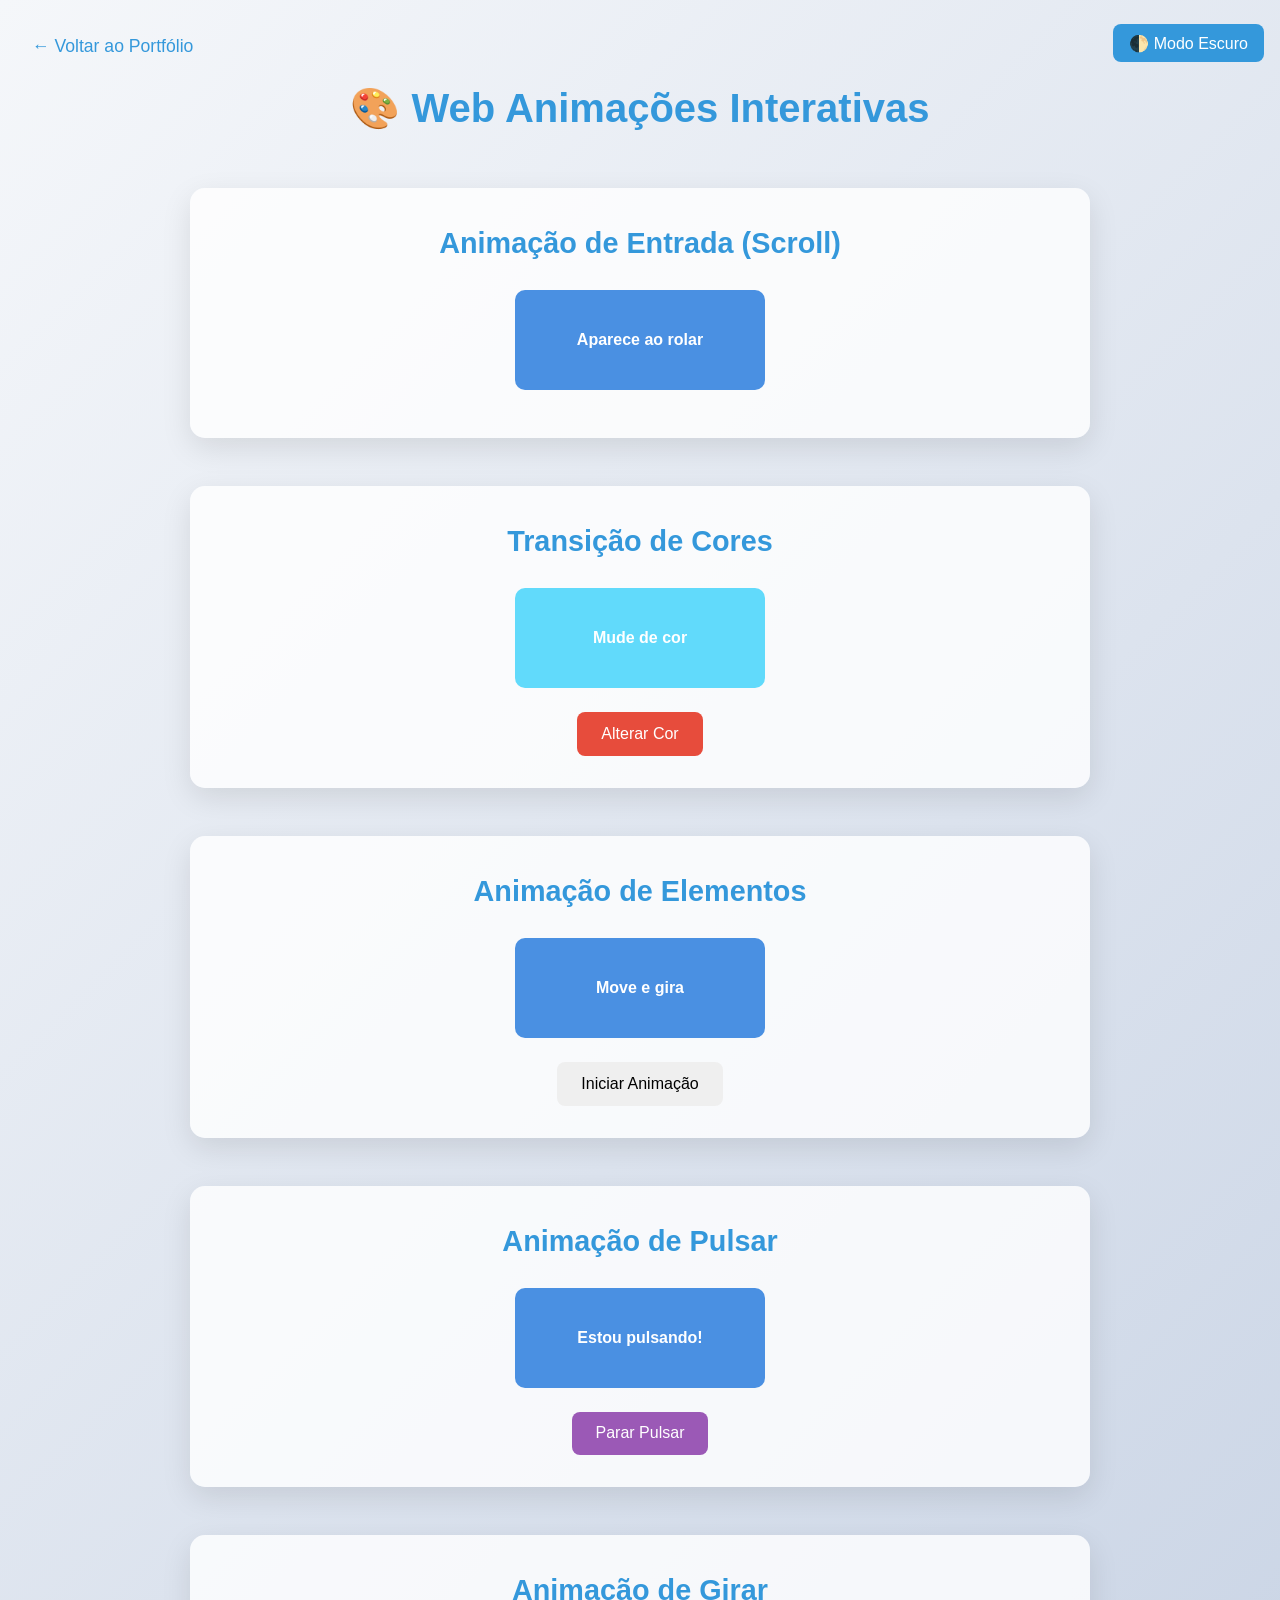
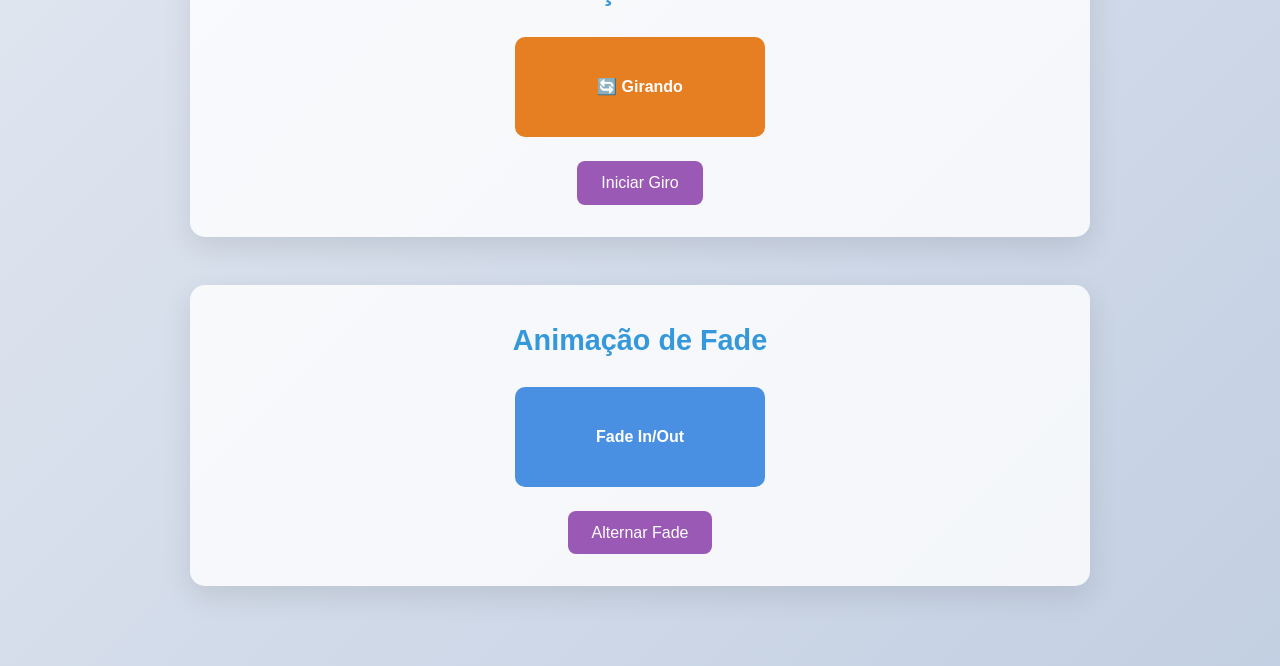
<file: animation/animation.html>
<!DOCTYPE html>
<html lang="pt-BR">
<head>
  <meta charset="UTF-8">
  <meta name="viewport" content="width=device-width, initial-scale=1.0">
  <meta name="description" content="Demonstração de web animações usando HTML, CSS e JavaScript.">
  <meta name="keywords" content="web animações, html, css, javascript, web development">
  <meta name="author" content="Kalkennys">
  <title>Web Animações - Meu Portfólio</title>
  <link rel="stylesheet" href="animation.css">
</head>
<body>
  <!-- Link de Voltar -->
  <div class="back-to-portfolio">
    <a href="../index.html">← Voltar ao Portfólio</a>
  </div>

  <!-- Botão de Tema -->
  <button id="theme-toggle">🌓 Modo Escuro</button>

  <div class="animation-container">
    <h1>🎨 Web Animações Interativas</h1>

    <!-- Animação de Entrada com Scroll -->
    <div class="animation-section" data-animation="fade-in">
      <h2>Animação de Entrada (Scroll)</h2>
      <div class="box" id="entry-animation">Aparece ao rolar</div>
    </div>

    <!-- Transição de Cores -->
    <div class="animation-section" data-animation="fade-in">
      <h2>Transição de Cores</h2>
      <div class="box" id="color-transition">Mude de cor</div>
      <button id="toggle-color">Alterar Cor</button>
    </div>

    <!-- Animação de Elementos -->
    <div class="animation-section" data-animation="fade-in">
      <h2>Animação de Elementos</h2>
      <div class="box" id="element-animation">Move e gira</div>
      <button id="start-animation">Iniciar Animação</button>
    </div>

    <!-- Nova: Animação de Pulsar -->
    <div class="animation-section" data-animation="fade-in">
      <h2>Animação de Pulsar</h2>
      <div class="box pulse" id="pulse-animation">Estou pulsando!</div>
      <button id="toggle-pulse">Parar Pulsar</button>
    </div>

    <!-- Nova: Animação de Girar -->
    <div class="animation-section" data-animation="fade-in">
      <h2>Animação de Girar</h2>
      <div class="box" id="rotate-animation">🔄 Girando</div>
      <button id="toggle-rotate">Iniciar Giro</button>
    </div>

    <!-- Nova: Animação de Fade -->
    <div class="animation-section" data-animation="fade-in">
      <h2>Animação de Fade</h2>
      <div class="box fade" id="fade-animation">Fade In/Out</div>
      <button id="toggle-fade">Alternar Fade</button>
    </div>
  </div>

  <script src="animation.js"></script>
</body>
</html>
</file>
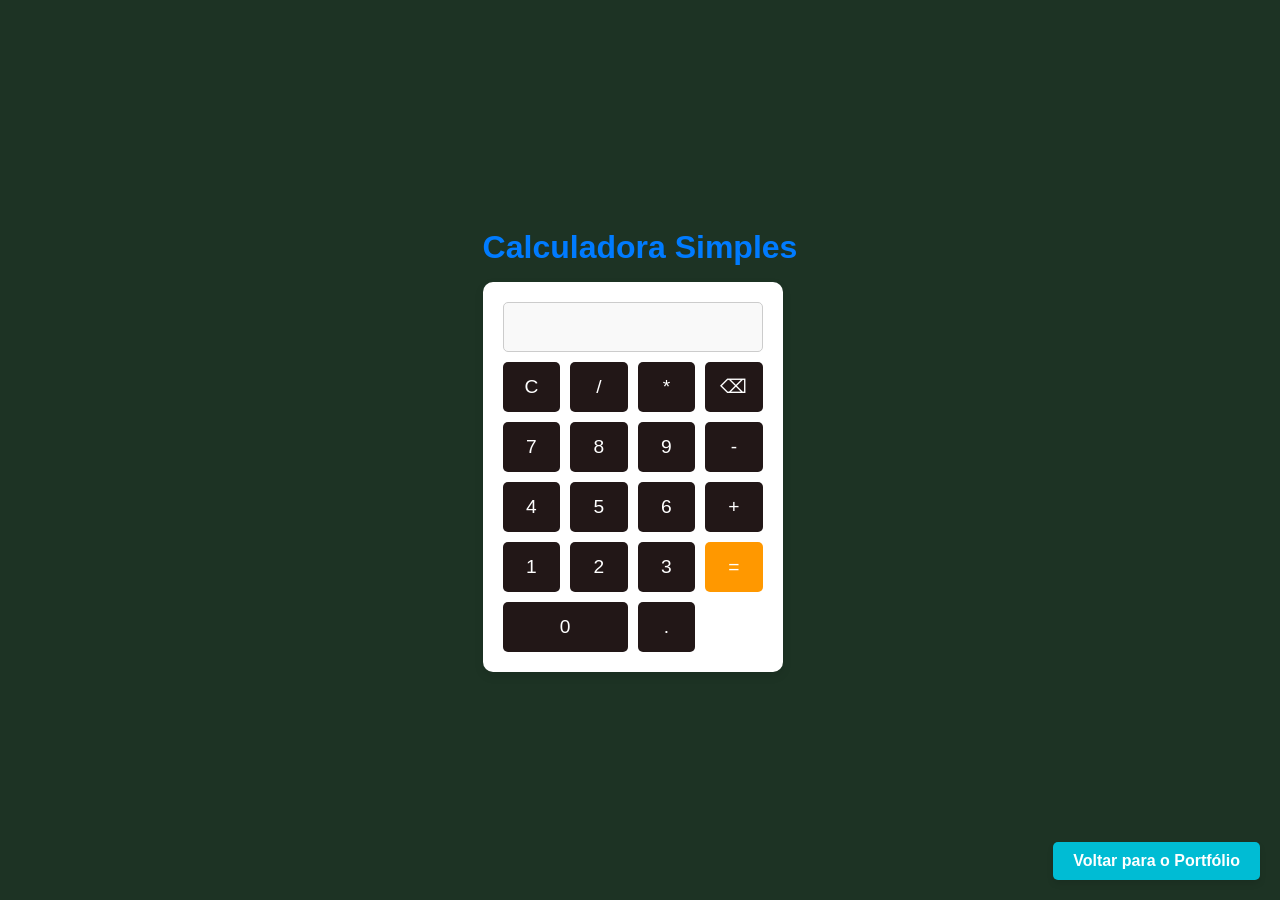
<file: Caculator/calculator.html>
<!DOCTYPE html>
<html lang="pt-BR">
<head>
  <meta charset="UTF-8">
  <meta name="viewport" content="width=device-width, initial-scale=1.0">
  <meta name="description" content="Uma calculadora simples desenvolvida com HTML, CSS e JavaScript.">
  <meta name="keywords" content="calculadora, javascript, html, css">
  <meta name="author" content="TechMentor.Dev">
  <title>Calculadora Simples - Meu Portfólio</title>
  <link rel="stylesheet" href="calculator.css">
</head>
<body>
  <div class="calculator-container">
    <h1>Calculadora Simples</h1>
    <div class="calculator">
      <input type="text" id="display" disabled />
      <div class="buttons">
        <button onclick="clearDisplay()">C</button>
        <button onclick="appendValue('/')">/</button>
        <button onclick="appendValue('*')">*</button>
        <button onclick="deleteLast()">⌫</button>
        <button onclick="appendValue('7')">7</button>
        <button onclick="appendValue('8')">8</button>
        <button onclick="appendValue('9')">9</button>
        <button onclick="appendValue('-')">-</button>
        <button onclick="appendValue('4')">4</button>
        <button onclick="appendValue('5')">5</button>
        <button onclick="appendValue('6')">6</button>
        <button onclick="appendValue('+')">+</button>
        <button onclick="appendValue('1')">1</button>
        <button onclick="appendValue('2')">2</button>
        <button onclick="appendValue('3')">3</button>
        <button onclick="calculate()" class="equals">=</button>
        <button onclick="appendValue('0')" class="zero">0</button>
        <button onclick="appendValue('.')">.</button>
      </div>
    </div>
  </div>
  <div class="back-to-portfolio">
    <p><a href="../index.html">Voltar para o Portfólio</a></p>
  </div>
  <script src="calculator.js"></script>
</body>
</html>
</file>
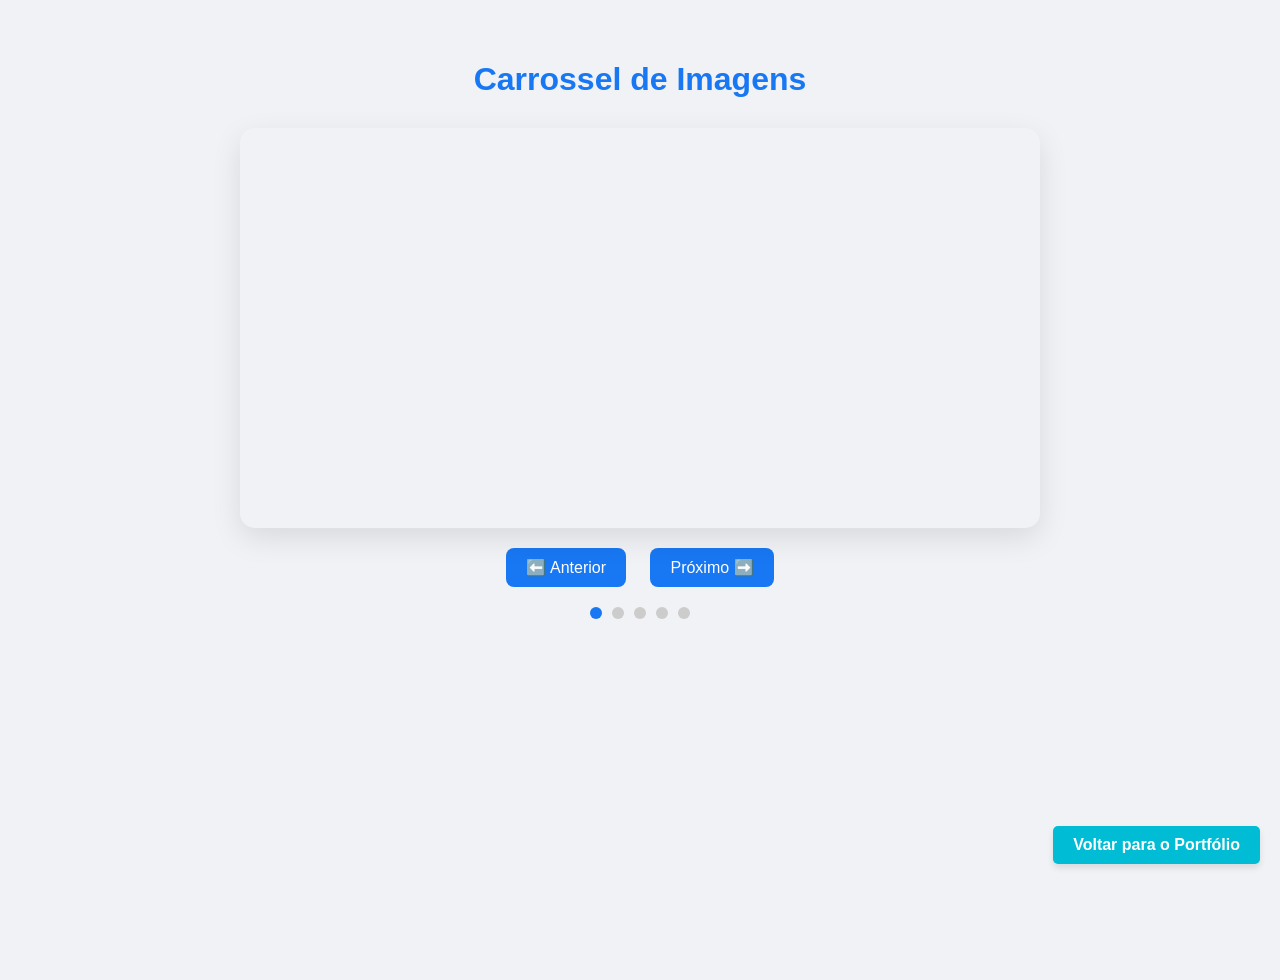
<file: carrossel-imagens/carrossel.html>
<!DOCTYPE html>
<html lang="pt-BR">
<head>
  <meta charset="UTF-8" />
  <meta name="viewport" content="width=device-width, initial-scale=1.0"/>
  <title>Carrossel de Imagens</title>
  <link rel="stylesheet" href="carrossel.css" />
</head>
<body>
  <div class="carousel">
    <h1>Carrossel de Imagens</h1>
    <div class="slides" id="slides">
      <!-- As imagens serão adicionadas via JavaScript -->
    </div>
    <div class="controls">
      <button onclick="prevSlide()">⬅️ Anterior</button>
      <button onclick="nextSlide()">Próximo ➡️</button>
    </div>
    <div class="dots" id="dots">
      <!-- Pontos de navegação -->
    </div>
  </div>
   <div class="back-to-portfolio">
    <p><a href="../index.html">Voltar para o Portfólio</a></p>
  </div>
  <script src="carrossel.js"></script>
</body>
</html>
</file>
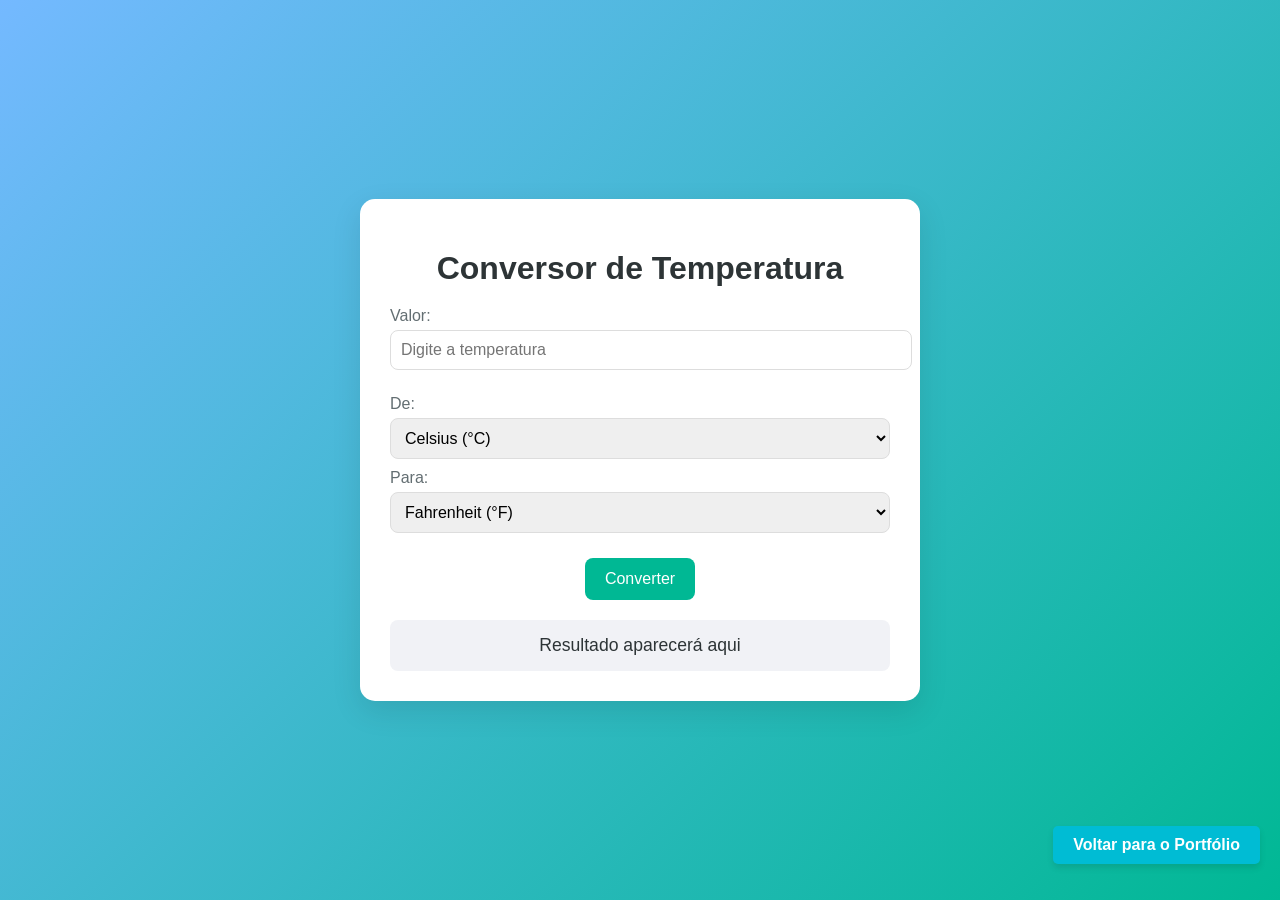
<file: conversor-temperatura/conversor.html>
<!DOCTYPE html>
<html lang="pt-BR">
<head>
  <meta charset="UTF-8" />
  <meta name="viewport" content="width=device-width, initial-scale=1.0"/>
  <title>Conversor de Temperatura</title>
  <link rel="stylesheet" href="conversor.css" />
</head>
<body>
  <div class="converter">
    <h1>Conversor de Temperatura</h1>
    <div class="input-group">
      <label>Valor:</label>
      <input type="number" id="temp" placeholder="Digite a temperatura" />
    </div>
    <div class="select-group">
      <label>De:</label>
      <select id="from">
        <option value="celsius">Celsius (°C)</option>
        <option value="fahrenheit">Fahrenheit (°F)</option>
        <option value="kelvin">Kelvin (K)</option>
      </select>
      <label>Para:</label>
      <select id="to">
        <option value="fahrenheit">Fahrenheit (°F)</option>
        <option value="celsius">Celsius (°C)</option>
        <option value="kelvin">Kelvin (K)</option>
      </select>
    </div>
    <button onclick="convert()">Converter</button>
    <div class="result" id="result">Resultado aparecerá aqui</div>
  </div>
  <div class="back-to-portfolio">
    <p><a href="../index.html">Voltar para o Portfólio</a></p>
  </div>
  <script src="conversor.js"></script>
</body>
</html>
</file>
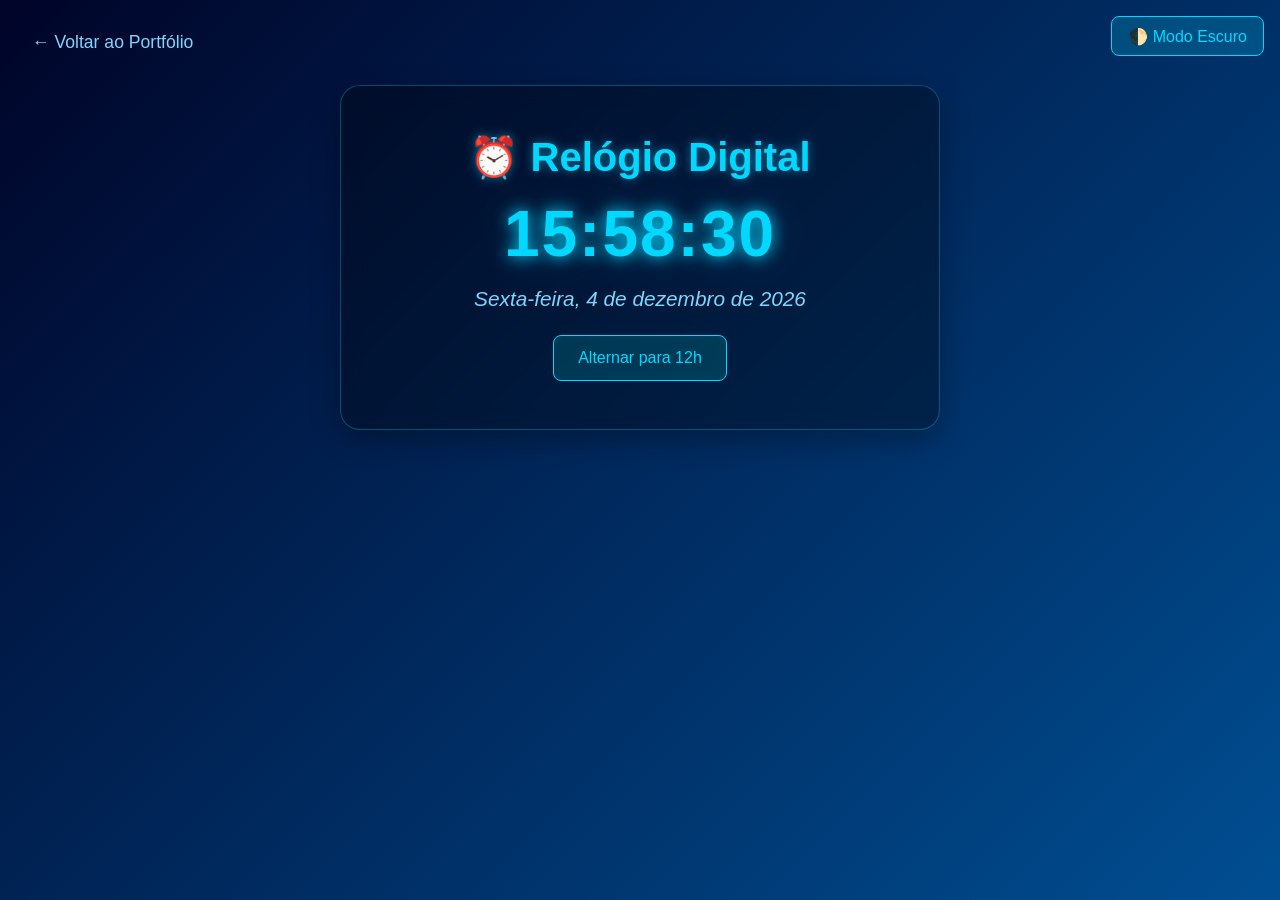
<file: digital-clock/clock.html>
<!DOCTYPE html>
<html lang="pt-BR">
<head>
  <meta charset="UTF-8">
  <meta name="viewport" content="width=device-width, initial-scale=1.0">
  <meta name="description" content="Um relógio digital simples desenvolvido com HTML, CSS e JavaScript. Com modo escuro, formato 12h/24h e exibição de data.">
  <meta name="keywords" content="relógio digital, javascript, html, css, web design">
  <meta name="author" content="Kalkennys">
  <title>Relógio Digital - Meu Portfólio</title>
  <link rel="stylesheet" href="clock.css">
</head>
<body>
  <!-- Link de Voltar -->
  <div class="back-to-portfolio">
    <a href="../index.html">← Voltar ao Portfólio</a>
  </div>

  <!-- Botão de Tema -->
  <button id="theme-toggle">🌓 Modo Escuro</button>

  <div class="clock-container">
    <h1>⏰ Relógio Digital</h1>
    <div id="clock" class="clock-display">00:00:00</div>
    <div id="date" class="date-display">Carregando...</div>
    <button id="toggle-format">Alternar Formato (12h/24h)</button>
  </div>

  <script src="clock.js"></script>
</body>
</html>
</file>
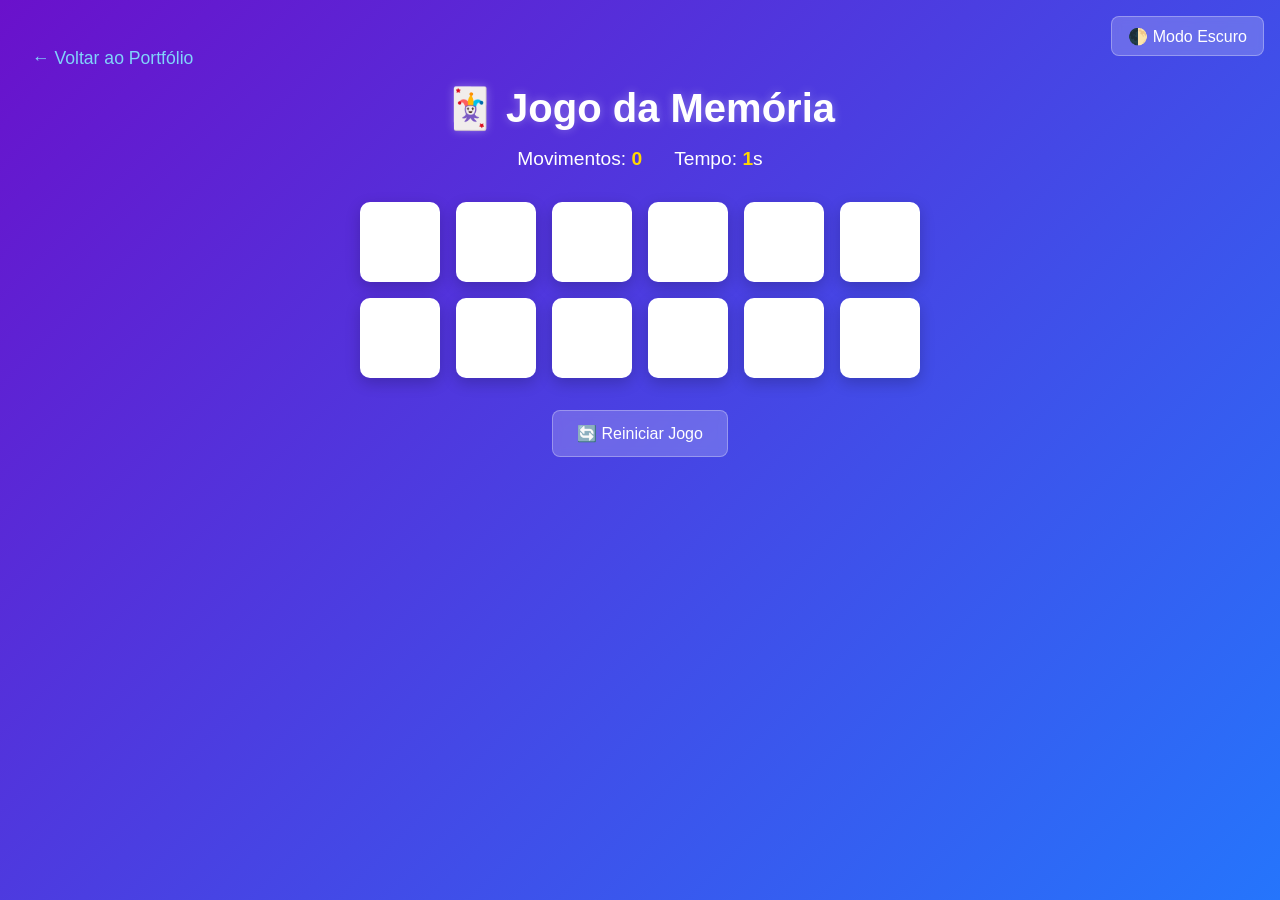
<file: jogo-memoria/memoria.html>
<!DOCTYPE html>
<html lang="pt-BR">
<head>
  <meta charset="UTF-8" />
  <meta name="viewport" content="width=device-width, initial-scale=1.0"/>
  <meta name="description" content="Jogo da Memória desenvolvido com HTML, CSS e JavaScript. Teste sua memória combinando pares de cartas.">
  <meta name="keywords" content="jogo da memória, html, css, javascript, web game">
  <meta name="author" content="Kalkennys">
  <title>Jogo da Memória - Meu Portfólio</title>
  <link rel="stylesheet" href="memoria.css" />
</head>
<body>
  <!-- Botão de Tema -->
  <button id="theme-toggle">🌓 Modo Escuro</button>

  <!-- Link de Voltar -->
  <div class="back-to-portfolio">
    <a href="../index.html">← Voltar ao Portfólio</a>
  </div>

  <h1>🃏 Jogo da Memória</h1>
  <div class="stats">
    <p>Movimentos: <span id="moves">0</span></p>
    <p>Tempo: <span id="time">0</span>s</p>
  </div>
  <div class="grid" id="grid"></div>
  <button id="restart-button">🔄 Reiniciar Jogo</button>

  <!-- Tela de Vitória -->
  <div id="victory-screen" class="hidden">
    <div class="victory-content">
      <h2>🎉 Parabéns!</h2>
      <p>Você completou o jogo em <strong><span id="final-moves">0</span></strong> movimentos e <strong><span id="final-time">0</span></strong> segundos!</p>
      <button id="close-victory">Jogar Novamente</button>
    </div>
  </div>

  <script src="memoria.js"></script>
</body>
</html>
</file>
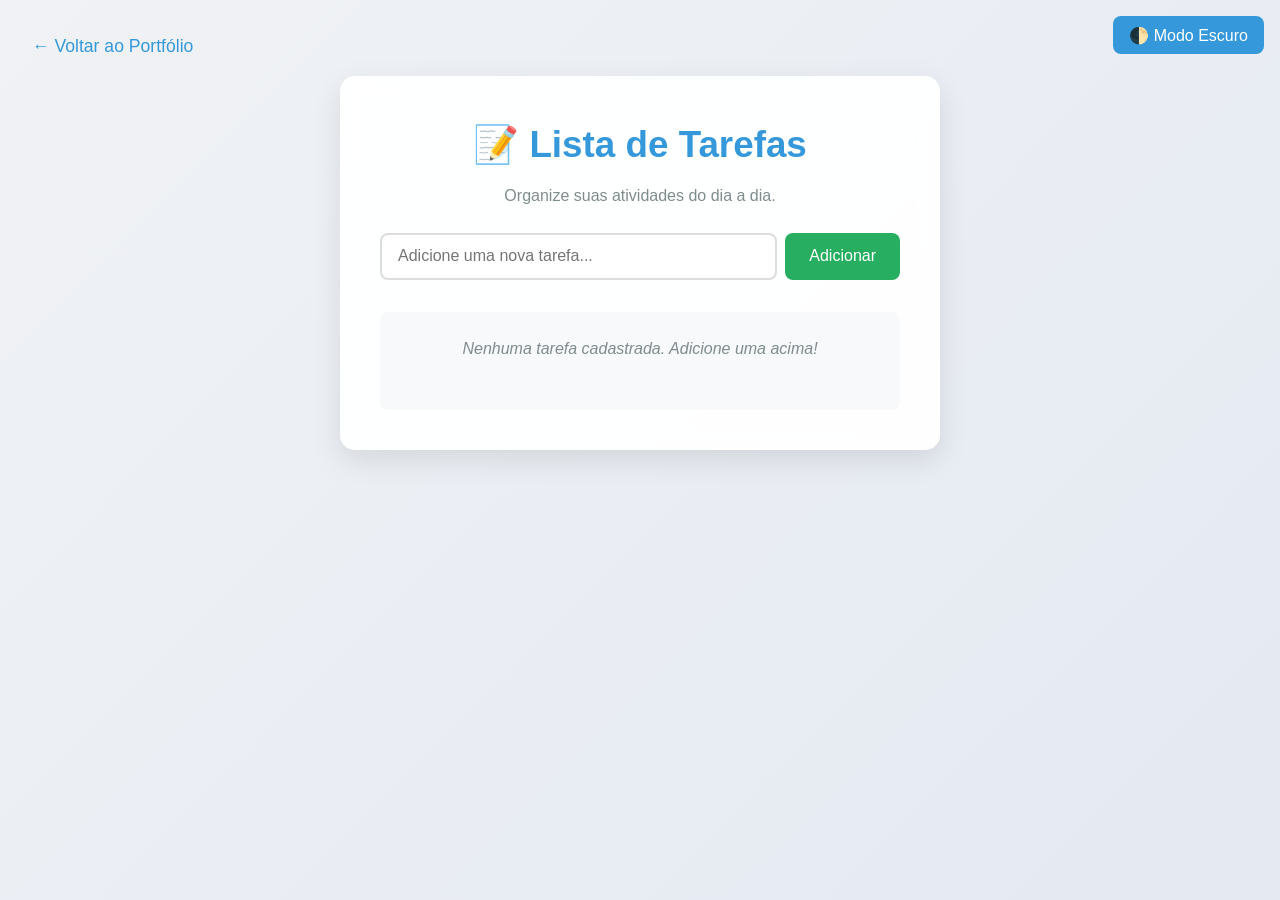
<file: Lista-de-tarefas/lista.html>
<!DOCTYPE html>
<html lang="pt-BR">
<head>
  <meta charset="UTF-8">
  <meta name="viewport" content="width=device-width, initial-scale=1.0">
  <meta name="description" content="Uma aplicação de lista de tarefas simples desenvolvida com HTML, CSS e JavaScript.">
  <meta name="keywords" content="lista de tarefas, html, css, javascript, web development">
  <meta name="author" content="Kalkennys">
  <title>Lista de Tarefas - Meu Portfólio</title>
  <link rel="stylesheet" href="lista.css">
</head>
<body>
  <!-- Link de Voltar -->
  <div class="back-to-portfolio">
    <a href="../index.html">← Voltar ao Portfólio</a>
  </div>

  <!-- Botão de Tema -->
  <button id="theme-toggle">🌓 Modo Escuro</button>

  <div class="task-list-container">
    <h1>📝 Lista de Tarefas</h1>
    <p>Organize suas atividades do dia a dia.</p>

    <form id="add-task-form">
      <input type="text" id="new-task" placeholder="Adicione uma nova tarefa..." required />
      <button type="submit">Adicionar</button>
    </form>

    <ul id="task-list">
      <!-- As tarefas serão adicionadas aqui pelo JavaScript -->
    </ul>

    <div id="empty-state" class="hidden">
      <p>Nenhuma tarefa cadastrada. Adicione uma acima!</p>
    </div>
  </div>

  <script src="lista.js"></script>
</body>
</html>
</file>
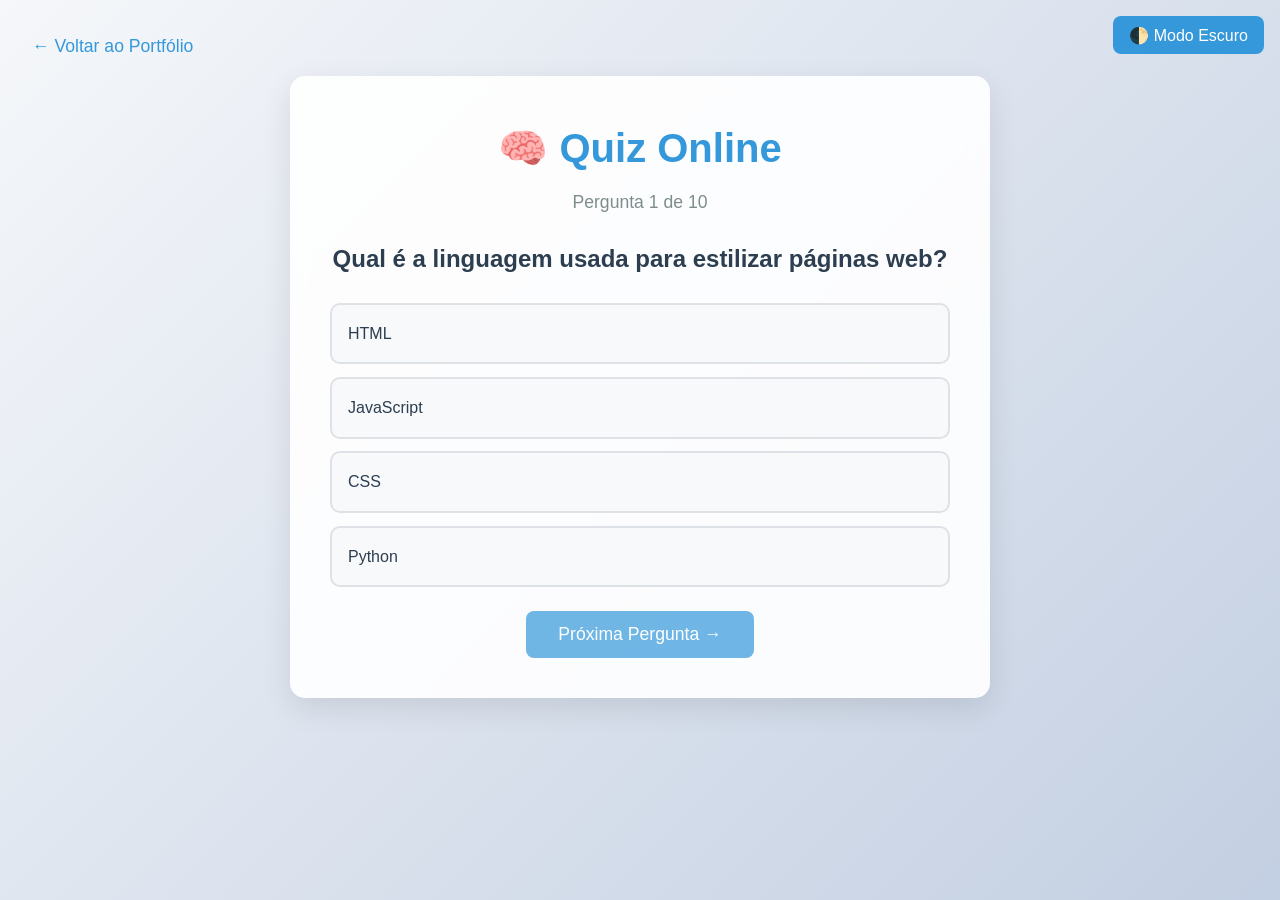
<file: Quiz/quiz.html>
<!DOCTYPE html>
<html lang="pt-BR">
<head>
  <meta charset="UTF-8">
  <meta name="viewport" content="width=device-width, initial-scale=1.0">
  <meta name="description" content="Um quiz online simples desenvolvido com HTML, CSS e JavaScript. Teste seus conhecimentos com perguntas variadas.">
  <meta name="keywords" content="quiz online, html, css, javascript, web development">
  <meta name="author" content="Kalkennys">
  <title>Quiz Online - Meu Portfólio</title>
  <link rel="stylesheet" href="quiz.css">
</head>
<body>
  <!-- Link de Voltar -->
  <div class="back-to-portfolio">
    <a href="../index.html">← Voltar ao Portfólio</a>
  </div>

  <!-- Botão de Tema -->
  <button id="theme-toggle">🌓 Modo Escuro</button>

  <div class="quiz-container">
    <h1>🧠 Quiz Online</h1>
    <p id="question-counter">Pergunta <span id="current">1</span> de <span id="total">5</span></p>
    
    <div id="quiz"></div>
    
    <button id="next-question" disabled>Próxima Pergunta →</button>
    
    <div id="result" class="hidden">
      <h2>Fim do Quiz!</h2>
      <p>Você acertou <strong><span id="score"></span></strong> de <span id="total-questions"></span> perguntas.</p>
      <p id="feedback"></p>
    </div>
  </div>

  <script src="quiz.js"></script>
</body>
</html>
</file>
<file: animation/animation.css>
/* Reset */
* {
  box-sizing: border-box;
  margin: 0;
  padding: 0;
  transition: background 0.4s, color 0.4s, transform 0.4s, opacity 0.4s;
}

body {
  font-family: 'Segoe UI', sans-serif;
  background: linear-gradient(135deg, #f5f7fa, #c3cfe2);
  color: #2c3e50;
  min-height: 100vh;
  padding: 2rem;
  line-height: 1.6;
}

/* Modo Escuro */
body.dark-mode {
  background: linear-gradient(135deg, #1e2024, #232526);
  color: #ecf0f1;
}

/* Link de voltar */
.back-to-portfolio {
  text-align: left;
  margin-bottom: 1rem;
}

.back-to-portfolio a {
  color: #3498db;
  text-decoration: none;
  font-size: 1.1rem;
}

.back-to-portfolio a:hover {
  color: #2980b9;
  text-decoration: underline;
}

/* Botão de Tema */
#theme-toggle {
  position: fixed;
  top: 1rem;
  right: 1rem;
  padding: 0.6rem 1rem;
  background: #3498db;
  color: white;
  border: none;
  border-radius: 8px;
  cursor: pointer;
  z-index: 100;
  font-size: 1rem;
}

#theme-toggle:hover {
  background: #2980b9;
}

body.dark-mode #theme-toggle {
  background: #9b59b6;
}

body.dark-mode #theme-toggle:hover {
  background: #8e44ad;
}

/* Container principal */
.animation-container {
  max-width: 900px;
  margin: 0 auto;
  text-align: center;
}

.animation-container h1 {
  font-size: 2.5rem;
  margin-bottom: 2rem;
  color: #3498db;
}

body.dark-mode .animation-container h1 {
  color: #9b59b6;
}

/* Seções animadas */
.animation-section {
  margin: 3rem 0;
  padding: 2rem;
  background: rgba(255, 255, 255, 0.8);
  border-radius: 15px;
  box-shadow: 0 10px 30px rgba(0, 0, 0, 0.1);
  opacity: 0;
  transform: translateY(30px);
}

body.dark-mode .animation-section {
  background: rgba(30, 30, 30, 0.8);
  box-shadow: 0 10px 30px rgba(0, 0, 0, 0.3);
}

.animation-section.visible {
  opacity: 1;
  transform: translateY(0);
}

.animation-section h2 {
  font-size: 1.8rem;
  margin-bottom: 1.5rem;
  color: #3498db;
}

body.dark-mode .animation-section h2 {
  color: #9b59b6;
}

/* Caixa base */
.box {
  width: 250px;
  height: 100px;
  margin: 0 auto 1rem;
  display: flex;
  align-items: center;
  justify-content: center;
  background: #4a90e2;
  color: white;
  border-radius: 10px;
  font-weight: bold;
  cursor: default;
}

body.dark-mode .box {
  background: #5d6d7e;
}

/* Animação de Entrada */
#entry-animation {
  opacity: 0;
  animation: fadeInUp 1s forwards;
}

@keyframes fadeInUp {
  to {
    opacity: 1;
    transform: translateY(0);
  }
}

/* Transição de Cores */
#color-transition {
  background: #61dafb;
}

#color-transition.color-red {
  background: #e74c3c;
}

#color-transition.color-green {
  background: #2ecc71;
}

/* Pulsar */
.pulse {
  animation: pulse 1.5s infinite;
}

@keyframes pulse {
  0% {
    transform: scale(1);
  }
  50% {
    transform: scale(1.05);
  }
  100% {
    transform: scale(1);
  }
}

/* Girar */
#rotate-animation {
  background: #e67e22;
  transform: rotate(0deg);
}

#rotate-animation.rotate {
  animation: rotate 2s linear infinite;
}

@keyframes rotate {
  from {
    transform: rotate(0deg);
  }
  to {
    transform: rotate(360deg);
  }
}

/* ANIMAÇÃO DE SLIDE + ROTAÇÃO (faltava no CSS) */
@keyframes slideAndRotate {
  0% { transform: translateX(0) rotate(0deg); }
  50% { transform: translateX(150px) rotate(180deg); }
  100% { transform: translateX(0) rotate(360deg); }
}

/* Fade */
.fade {
  opacity: 1;
  transition: opacity 0.5s;
}

.fade.hide {
  opacity: 0;
}

/* Botões */
button {
  padding: 0.8rem 1.5rem;
  font-size: 1rem;
  border: none;
  border-radius: 8px;
  cursor: pointer;
  margin-top: 0.5rem;
}

#toggle-color {
  background: #e74c3c;
  color: white;
}

#toggle-color:hover {
  background: #c0392b;
}

#toggle-pulse, #toggle-rotate, #toggle-fade {
  background: #9b59b6;
  color: white;
}

#toggle-pulse:hover, #toggle-rotate:hover, #toggle-fade:hover {
  background: #8e44ad;
}

/* Responsividade */
@media (max-width: 768px) {

  body {
    padding: 1rem;
  }

  .animation-container h1 {
    font-size: 2rem;
  }

  .animation-section {
    padding: 1.5rem;
  }

  .box {
    width: 200px;
    height: 80px;
    font-size: 0.9rem;
  }
}
</file>
<file: Caculator/calculator.css>
/* Reset básico */
* {
  margin: 0;
  padding: 0;
  box-sizing: border-box;
}

body {
  font-family: Arial, sans-serif;
  background-color: #1d3324;
  color: #333;
  display: flex;
  justify-content: center;
  align-items: center;
  height: 100vh;
  margin: 0;
}

.calculator-container {
  text-align: center;
}

h1 {
  font-size: 2rem;
  margin-bottom: 1rem;
  color: #007bff;
}

.calculator {
  background: #fff;
  padding: 20px;
  border-radius: 10px;
  box-shadow: 0 4px 10px rgba(0, 0, 0, 0.1);
  width: 300px;
}

#display {
  width: 100%;
  height: 50px;
  font-size: 1.5rem;
  text-align: right;
  margin-bottom: 10px;
  padding: 5px;
  border: 1px solid #ccc;
  border-radius: 5px;
  background: #f9f9f9;
}

.buttons {
  display: grid;
  grid-template-columns: repeat(4, 1fr);
  gap: 10px;
}

button {
  height: 50px;
  font-size: 1.2rem;
  border: none;
  border-radius: 5px;
  cursor: pointer;
  background: #221717;
  color: #fff;
  transition: background 0.3s ease;
}

button:hover {
  background: #0097a7;
}

button.zero {
  grid-column: span 2;
}

button.equals {
  background: #ff9800;
  color: #fff;
}

button.equals:hover {
  background: #e68a00;
}

/* Estilo do Link de Volta*/
.back-link {
  margin-bottom: 20px;
  text-align: right; 
}

.back-link a {
  text-decoration: none;
  color: #00bcd4;
  font-size: 1rem;
  font-weight: bold;
  transition: color 0.3s ease;
}

.back-link a:hover {
  color: #0097a7;
}

/* Estilo do Botão de Voltar para o Portfólio */
.back-to-portfolio {
  position: fixed;
  bottom: 20px;
  right: 20px;
  z-index: 1000;
}

.back-to-portfolio a {
 display: inline-block;
  padding: 10px 20px;
  background: #00bcd4;
  color: #fff;
  text-decoration: none;
  font-size: 1rem;
  font-weight: bold;
  border-radius: 5px;
  box-shadow: 0 4px 6px rgba(0, 0, 0, 0.1);
  transition: background 0.3s ease, transform 0.3s ease;
}

.back-to-portfolio a:hover {
  background: #0097a7;
  transform: scale(1.05);
}
</file>
<file: carrossel-imagens/carrossel.css>
body {
  font-family: 'Segoe UI', sans-serif;
  background: #f0f2f5;
  margin: 0;
  padding: 40px 20px;
  min-height: 100vh;
}

.carousel {
  max-width: 800px;
  margin: 0 auto;
  text-align: center;
}

h1 {
  color: #1877f2;
  margin-bottom: 30px;
}

.slides {
  position: relative;
  height: 400px;
  overflow: hidden;
  border-radius: 15px;
  box-shadow: 0 10px 30px rgba(0,0,0,0.1);
}

.slide {
  position: absolute;
  width: 100%;
  height: 100%;
  opacity: 0;
  transition: opacity 0.5s ease;
  display: flex;
  align-items: center;
  justify-content: center;
  background-size: cover;
  background-position: center;
}

.slide.active {
  opacity: 1;
}

.controls {
  margin: 20px 0;
}

button {
  background: #1877f2;
  color: white;
  border: none;
  padding: 10px 20px;
  margin: 0 10px;
  font-size: 1rem;
  border-radius: 8px;
  cursor: pointer;
}

.dots {
  display: flex;
  justify-content: center;
  gap: 10px;
  margin-top: 20px;
}

.dot {
  width: 12px;
  height: 12px;
  background: #ccc;
  border-radius: 50%;
  cursor: pointer;
  transition: background 0.3s;
}

.dot.active {
  background: #1877f2;
}

/* Estilo do Botão de Voltar para o Portfólio */
.back-to-portfolio {
  position: fixed;
  bottom: 20px;
  right: 20px;
  z-index: 1000;
}

.back-to-portfolio a {
 display: inline-block;
  padding: 10px 20px;
  background: #00bcd4;
  color: #fff;
  text-decoration: none;
  font-size: 1rem;
  font-weight: bold;
  border-radius: 5px;
  box-shadow: 0 4px 6px rgba(0, 0, 0, 0.1);
  transition: background 0.3s ease, transform 0.3s ease;
}

.back-to-portfolio a:hover {
  background: #0097a7;
  transform: scale(1.05);
}
</file>
<file: conversor-temperatura/conversor.css>
body {
  font-family: 'Segoe UI', sans-serif;
  background: linear-gradient(135deg, #74b9ff, #00b894);
  min-height: 100vh;
  display: flex;
  justify-content: center;
  align-items: center;
  margin: 0;
}

.converter {
  background: white;
  padding: 30px;
  border-radius: 15px;
  box-shadow: 0 10px 30px rgba(0,0,0,0.1);
  width: 90%;
  max-width: 500px;
  text-align: center;
}

h1 {
  color: #2d3436;
  margin-bottom: 20px;
}

.input-group, .select-group {
  margin-bottom: 15px;
  text-align: left;
}

label {
  display: block;
  margin-bottom: 5px;
  font-weight: 500;
  color: #636e72;
}

input, select {
  width: 100%;
  padding: 10px;
  border: 1px solid #ddd;
  border-radius: 8px;
  font-size: 1rem;
  margin-bottom: 10px;
}

button {
  background: #00b894;
  color: white;
  border: none;
  padding: 12px 20px;
  font-size: 1rem;
  border-radius: 8px;
  cursor: pointer;
  transition: background 0.3s;
}

button:hover {
  background: #00a085;
}

.result {
  margin-top: 20px;
  padding: 15px;
  background: #f1f2f6;
  border-radius: 8px;
  font-size: 1.1rem;
  color: #2d3436;
  font-weight: 500;
}

/* Estilo do Botão de Voltar para o Portfólio */
.back-to-portfolio {
  position: fixed;
  bottom: 20px;
  right: 20px;
  z-index: 1000;
}

.back-to-portfolio a {
 display: inline-block;
  padding: 10px 20px;
  background: #00bcd4;
  color: #fff;
  text-decoration: none;
  font-size: 1rem;
  font-weight: bold;
  border-radius: 5px;
  box-shadow: 0 4px 6px rgba(0, 0, 0, 0.1);
  transition: background 0.3s ease, transform 0.3s ease;
}

.back-to-portfolio a:hover {
  background: #0097a7;
  transform: scale(1.05);
}
</file>
<file: digital-clock/clock.css>
/* Reset */
* {
  box-sizing: border-box;
  margin: 0;
  padding: 0;
  transition: background 0.4s, color 0.4s, transform 0.3s;
}

body {
  font-family: 'Orbitron', 'Segoe UI', sans-serif;
  background: linear-gradient(135deg, #000428, #004e92);
  color: #00d8ff;
  min-height: 100vh;
  padding: 2rem;
  text-align: center;
  background-attachment: fixed;
}

/* Modo Escuro (opcional, mas mantido para consistência) */
body.dark-mode {
  background: linear-gradient(135deg, #121212, #2c2c2c);
  color: #4fc3f7;
}

body.dark-mode .clock-display {
  text-shadow: 0 0 15px #4fc3f7, 0 0 30px rgba(79, 195, 247, 0.3);
}

/* Link de Voltar */
.back-to-portfolio {
  text-align: left;
  margin-bottom: 1rem;
}

.back-to-portfolio a {
  color: #81d4fa;
  text-decoration: none;
  font-size: 1.1rem;
}

.back-to-portfolio a:hover {
  color: #4fc3f7;
  text-decoration: underline;
}

/* Botão de Tema */
#theme-toggle {
  position: fixed;
  top: 1rem;
  right: 1rem;
  padding: 0.6rem 1rem;
  background: rgba(0, 216, 255, 0.2);
  color: #00d8ff;
  border: 1px solid #00d8ff;
  border-radius: 8px;
  cursor: pointer;
  z-index: 100;
  font-size: 1rem;
  backdrop-filter: blur(5px);
}

#theme-toggle:hover {
  background: rgba(0, 216, 255, 0.4);
  transform: translateY(-2px);
}

body.dark-mode #theme-toggle {
  background: rgba(79, 195, 247, 0.2);
  color: #4fc3f7;
  border-color: #4fc3f7;
}

body.dark-mode #theme-toggle:hover {
  background: rgba(79, 195, 247, 0.4);
}

/* Container do Relógio */
.clock-container {
  max-width: 600px;
  margin: 2rem auto;
  padding: 3rem 2rem;
  background: rgba(0, 0, 0, 0.3);
  border-radius: 20px;
  box-shadow: 0 10px 30px rgba(0, 0, 0, 0.3);
  backdrop-filter: blur(10px);
  border: 1px solid rgba(0, 216, 255, 0.3);
}

body.dark-mode .clock-container {
  background: rgba(20, 20, 20, 0.6);
  border: 1px solid rgba(79, 195, 247, 0.3);
  box-shadow: 0 10px 30px rgba(0, 0, 0, 0.5);
}

.clock-container h1 {
  font-size: 2.5rem;
  margin-bottom: 1rem;
  color: #00d8ff;
  text-shadow: 0 0 10px rgba(0, 216, 255, 0.5);
}

body.dark-mode .clock-container h1 {
  color: #4fc3f7;
  text-shadow: 0 0 10px rgba(79, 195, 247, 0.5);
}

/* Relógio */
.clock-display {
  font-size: 4rem;
  font-weight: bold;
  margin: 1rem 0;
  color: #00d8ff;
  text-shadow: 0 0 15px #00d8ff, 0 0 30px rgba(0, 216, 255, 0.3);
  letter-spacing: 2px;
}

body.dark-mode .clock-display {
  color: #4fc3f7;
}

/* Data */
.date-display {
  font-size: 1.3rem;
  color: #81d4fa;
  margin-bottom: 1.5rem;
  font-style: italic;
}

body.dark-mode .date-display {
  color: #81d4fa;
}

/* Botão de Formato */
#toggle-format {
  padding: 0.8rem 1.5rem;
  background: rgba(0, 216, 255, 0.2);
  color: #00d8ff;
  border: 1px solid #00d8ff;
  border-radius: 8px;
  cursor: pointer;
  font-size: 1rem;
  transition: all 0.3s;
  backdrop-filter: blur(5px);
}

#toggle-format:hover {
  background: rgba(0, 216, 255, 0.4);
  transform: translateY(-2px);
}

body.dark-mode #toggle-format {
  background: rgba(79, 195, 247, 0.2);
  color: #4fc3f7;
  border-color: #4fc3f7;
}

body.dark-mode #toggle-format:hover {
  background: rgba(79, 195, 247, 0.4);
}

/* Responsividade */
@media (max-width: 768px) {
  body {
    padding: 1rem;
  }

  .clock-container {
    padding: 2rem 1rem;
  }

  .clock-container h1 {
    font-size: 2rem;
  }

  .clock-display {
    font-size: 2.5rem;
  }

  .date-display {
    font-size: 1.1rem;
  }
}
</file>
<file: jogo-memoria/memoria.css>
* {
  box-sizing: border-box;
  margin: 0;
  padding: 0;
  transition: background 0.4s, color 0.4s, transform 0.3s;
}

body {
  font-family: 'Segoe UI', sans-serif;
  background: linear-gradient(135deg, #6a11cb, #2575fc);
  color: white;
  min-height: 100vh;
  padding: 2rem;
  text-align: center;
}

body.dark-mode {
  background: linear-gradient(135deg, #121212, #1e3b59);
  color: #ecf0f1;
}

#theme-toggle {
  position: fixed;
  top: 1rem;
  right: 1rem;
  padding: 0.6rem 1rem;
  background: rgba(255, 255, 255, 0.2);
  color: white;
  border: 1px solid rgba(255, 255, 255, 0.3);
  border-radius: 8px;
  cursor: pointer;
  z-index: 100;
  font-size: 1rem;
  backdrop-filter: blur(5px);
}

#theme-toggle:hover {
  background: rgba(255, 255, 255, 0.3);
  transform: translateY(-2px);
}

body.dark-mode #theme-toggle {
  background: rgba(255, 255, 255, 0.1);
  color: #81d4fa;
  border-color: #81d4fa;
}

body.dark-mode #theme-toggle:hover {
  background: rgba(129, 212, 250, 0.2);
}

.back-to-portfolio {
  text-align: left;
  margin: 1rem 0;
}

.back-to-portfolio a {
  color: #81d4fa;
  text-decoration: none;
  font-size: 1.1rem;
}

.back-to-portfolio a:hover {
  color: #4fc3f7;
  text-decoration: underline;
}

h1 {
  font-size: 2.5rem;
  margin-bottom: 1rem;
  text-shadow: 0 0 10px rgba(255, 255, 255, 0.3);
}

.stats {
  display: flex;
  justify-content: center;
  gap: 2rem;
  margin-bottom: 2rem;
  font-size: 1.2rem;
}

.stats span {
  font-weight: bold;
  color: #ffd700;
}

.grid {
  display: flex;
  flex-wrap: wrap;
  justify-content: center;
  gap: 1rem;
  max-width: 600px;
  margin: 0 auto;
}

.card {
  width: 80px;
  height: 80px;
  perspective: 1000px;
}

.card-inner {
  position: relative;
  width: 100%;
  height: 100%;
  transform-style: preserve-3d;
  transition: transform 0.6s;
  cursor: pointer;
  border-radius: 10px;
  box-shadow: 0 5px 15px rgba(0, 0, 0, 0.2);
}

.card.flipped .card-inner {
  transform: rotateY(180deg);
}

.card-front,
.card-back {
  position: absolute;
  width: 100%;
  height: 100%;
  backface-visibility: hidden;
  border-radius: 10px;
  display: flex;
  align-items: center;
  justify-content: center;
  font-size: 1.5rem;
}

.card-front {
  background: #4a90e2;
  color: white;
  transform: rotateY(180deg);
}

.card-back {
  background: white;
  color: #333;
}

body.dark-mode .card-back {
  background: #2c2c2c;
  color: #ecf0f1;
}

#restart-button {
  margin: 2rem auto;
  padding: 0.8rem 1.5rem;
  font-size: 1rem;
  background: rgba(255, 255, 255, 0.2);
  color: white;
  border: 1px solid rgba(255, 255, 255, 0.3);
  border-radius: 8px;
  cursor: pointer;
  backdrop-filter: blur(5px);
  transition: all 0.3s;
}

#restart-button:hover {
  background: rgba(255, 255, 255, 0.3);
  transform: translateY(-2px);
}

body.dark-mode #restart-button {
  background: rgba(255, 255, 255, 0.1);
  border-color: #81d4fa;
  color: #81d4fa;
}

body.dark-mode #restart-button:hover {
  background: rgba(129, 212, 250, 0.2);
}

#victory-screen {
  position: fixed;
  top: 0;
  left: 0;
  width: 100%;
  height: 100%;
  background: rgba(0, 0, 0, 0.8);
  z-index: 200;
  display: none; /* Começa escondido */
}

#victory-screen:not(.hidden) {
  display: block; /* Mostra quando não tem a classe "hidden" */
}

.victory-content {
  position: absolute;
  top: 50%;
  left: 50%;
  transform: translate(-50%, -50%);
  width: 90%;
  max-width: 500px;
  padding: 2.5rem;
  background: white;
  border-radius: 15px;
  text-align: center;
  box-shadow: 0 10px 30px rgba(0, 0, 0, 0.3);
  animation: popIn 0.4s ease;
}

body.dark-mode .victory-content {
  background: #1e3b59;
  color: #ecf0f1;
}

#victory-screen h2 {
  color: #27ae60;
  margin-bottom: 1rem;
}

#victory-screen p {
  margin-bottom: 1.5rem;
  line-height: 1.5;
}

#close-victory {
  padding: 0.8rem 1.5rem;
  background: #27ae60;
  color: white;
  border: none;
  border-radius: 8px;
  cursor: pointer;
  font-size: 1rem;
}

#close-victory:hover {
  background: #219653;
}

.hidden {
  display: none;
}

@keyframes popIn {
  from {
    opacity: 0;
    transform: scale(0.8);
  }
  to {
    opacity: 1;
    transform: scale(1);
  }
}

@media (max-width: 768px) {
  body {
    padding: 1rem;
  }

  h1 {
    font-size: 2rem;
  }

  .stats {
    flex-direction: column;
    gap: 0.5rem;
  }

  .grid {
    gap: 0.8rem;
  }

  .card {
    width: 70px;
    height: 70px;
  }

  .card-front,
  .card-back {
    font-size: 1.3rem;
  }
}
</file>
<file: Lista-de-tarefas/lista.css>
/* Reset */
* {
  box-sizing: border-box;
  margin: 0;
  padding: 0;
  transition: background 0.4s, color 0.4s, transform 0.3s, opacity 0.3s;
}

body {
  font-family: 'Segoe UI', sans-serif;
  background: linear-gradient(135deg, #f0f2f5, #e4e9f2);
  color: #2c3e50;
  min-height: 100vh;
  padding: 2rem;
  line-height: 1.6;
}

/* Modo Escuro */
body.dark-mode {
  background: linear-gradient(135deg, #121212, #1e1e1e);
  color: #e0e0e0;
}

/* Link de Voltar */
.back-to-portfolio {
  text-align: left;
  margin-bottom: 1rem;
}

.back-to-portfolio a {
  color: #3498db;
  text-decoration: none;
  font-size: 1.1rem;
}

.back-to-portfolio a:hover {
  color: #2980b9;
  text-decoration: underline;
}

/* Botão de Tema */
#theme-toggle {
  position: fixed;
  top: 1rem;
  right: 1rem;
  padding: 0.6rem 1rem;
  background: #3498db;
  color: white;
  border: none;
  border-radius: 8px;
  cursor: pointer;
  z-index: 100;
  font-size: 1rem;
}

#theme-toggle:hover {
  background: #2980b9;
}

body.dark-mode #theme-toggle {
  background: #9b59b6;
}

body.dark-mode #theme-toggle:hover {
  background: #8e44ad;
}

/* Container Principal */
.task-list-container {
  max-width: 600px;
  margin: 0 auto;
  text-align: center;
  background: rgba(255, 255, 255, 0.95);
  padding: 2.5rem;
  border-radius: 15px;
  box-shadow: 0 10px 30px rgba(0, 0, 0, 0.1);
  backdrop-filter: blur(10px);
}

body.dark-mode .task-list-container {
  background: rgba(30, 30, 40, 0.95);
  box-shadow: 0 10px 30px rgba(0, 0, 0, 0.3);
}

.task-list-container h1 {
  color: #3498db;
  margin-bottom: 0.5rem;
  font-size: 2.3rem;
}

body.dark-mode .task-list-container h1 {
  color: #9b59b6;
}

.task-list-container p {
  color: #7f8c8d;
  margin-bottom: 1.5rem;
}

body.dark-mode .task-list-container p {
  color: #bdc3c7;
}

/* Formulário */
#add-task-form {
  display: flex;
  gap: 0.5rem;
  margin-bottom: 2rem;
}

#new-task {
  flex: 1;
  padding: 0.8rem 1rem;
  font-size: 1rem;
  border: 2px solid #ddd;
  border-radius: 8px;
  outline: none;
  background: white;
  color: #333;
}

#new-task:focus {
  border-color: #3498db;
}

body.dark-mode #new-task {
  background: #2c2c2c;
  color: #e0e0e0;
  border-color: #555;
}

#add-task-form button {
  padding: 0.8rem 1.5rem;
  background: #27ae60;
  color: white;
  border: none;
  border-radius: 8px;
  cursor: pointer;
  font-size: 1rem;
  transition: background 0.3s;
}

#add-task-form button:hover {
  background: #219653;
}

body.dark-mode #add-task-form button {
  background: #2ecc71;
}

body.dark-mode #add-task-form button:hover {
  background: #27ae60;
}

/* Lista de Tarefas */
#task-list {
  list-style: none;
  margin-top: 1rem;
}

.task-item {
  display: flex;
  justify-content: space-between;
  align-items: center;
  padding: 0.8rem 1rem;
  background: #f8f9fa;
  border-left: 4px solid #3498db;
  margin-bottom: 0.8rem;
  border-radius: 8px;
  animation: fadeIn 0.4s ease;
  transition: all 0.3s;
}

body.dark-mode .task-item {
  background: #34495e;
  color: #ecf0f1;
}

.task-item.completed {
  background: #d5f5e3;
  border-left-color: #27ae60;
  opacity: 0.8;
  text-decoration: line-through;
  color: #7f8c8d;
}

body.dark-mode .task-item.completed {
  background: #1a3d2a;
  color: #88a690;
}

.task-item:hover {
  transform: translateX(5px);
  box-shadow: 0 5px 15px rgba(0, 0, 0, 0.1);
}

body.dark-mode .task-item:hover {
  box-shadow: 0 5px 15px rgba(0, 0, 0, 0.3);
}

.task-text {
  flex: 1;
  text-align: left;
}

.task-actions {
  display: flex;
  gap: 0.5rem;
}

.task-actions button {
  padding: 0.4rem 0.8rem;
  border: none;
  border-radius: 5px;
  cursor: pointer;
  font-size: 0.9rem;
  transition: all 0.3s;
}

.btn-complete {
  background: #3498db;
  color: white;
}

.btn-complete:hover {
  background: #2980b9;
}

.btn-delete {
  background: #e74c3c;
  color: white;
}

.btn-delete:hover {
  background: #c0392b;
}

/* Estado vazio */
#empty-state {
  margin-top: 2rem;
  padding: 1.5rem;
  background: #f8f9fa;
  border-radius: 8px;
  color: #7f8c8d;
  font-style: italic;
}

body.dark-mode #empty-state {
  background: #2c2c2c;
  color: #bdc3c7;
}

.hidden {
  display: none;
}

/* Animações */
@keyframes fadeIn {
  from {
    opacity: 0;
    transform: translateY(10px);
  }
  to {
    opacity: 1;
    transform: translateY(0);
  }
}

/* Responsividade */
@media (max-width: 768px) {
  body {
    padding: 1rem;
  }

  .task-list-container {
    padding: 1.5rem;
  }

  .task-list-container h1 {
    font-size: 2rem;
  }

  #add-task-form {
    flex-direction: column;
  }

  .task-item {
    flex-direction: column;
    align-items: flex-start;
    gap: 0.5rem;
  }

  .task-actions {
    align-self: flex-end;
  }
}
</file>
<file: Quiz/quiz.css>
/* Reset */
* {
  box-sizing: border-box;
  margin: 0;
  padding: 0;
  transition: background 0.4s, color 0.4s, transform 0.3s, opacity 0.3s;
}

body {
  font-family: 'Segoe UI', sans-serif;
  background: linear-gradient(135deg, #f5f7fa, #c3cfe2);
  color: #2c3e50;
  min-height: 100vh;
  padding: 2rem;
  line-height: 1.6;
}

/* Modo Escuro */
body.dark-mode {
  background: linear-gradient(135deg, #1a1a2e, #16213e);
  color: #e0e0e0;
}

/* Link de Voltar */
.back-to-portfolio {
  text-align: left;
  margin-bottom: 1rem;
}

.back-to-portfolio a {
  color: #3498db;
  text-decoration: none;
  font-size: 1.1rem;
}

.back-to-portfolio a:hover {
  color: #2980b9;
  text-decoration: underline;
}

/* Botão de Tema */
#theme-toggle {
  position: fixed;
  top: 1rem;
  right: 1rem;
  padding: 0.6rem 1rem;
  background: #3498db;
  color: white;
  border: none;
  border-radius: 8px;
  cursor: pointer;
  z-index: 100;
  font-size: 1rem;
}

#theme-toggle:hover {
  background: #2980b9;
}

body.dark-mode #theme-toggle {
  background: #9b59b6;
}

body.dark-mode #theme-toggle:hover {
  background: #8e44ad;
}

/* Container do Quiz */
.quiz-container {
  max-width: 700px;
  margin: 0 auto;
  text-align: center;
  background: rgba(255, 255, 255, 0.9);
  padding: 2.5rem;
  border-radius: 15px;
  box-shadow: 0 10px 30px rgba(0, 0, 0, 0.1);
  backdrop-filter: blur(10px);
}

body.dark-mode .quiz-container {
  background: rgba(30, 30, 40, 0.9);
  box-shadow: 0 10px 30px rgba(0, 0, 0, 0.3);
}

.quiz-container h1 {
  color: #3498db;
  margin-bottom: 0.5rem;
  font-size: 2.5rem;
}

body.dark-mode .quiz-container h1 {
  color: #9b59b6;
}

#question-counter {
  font-size: 1.1rem;
  color: #7f8c8d;
  margin-bottom: 1.5rem;
}

body.dark-mode #question-counter {
  color: #bdc3c7;
}

/* Pergunta */
#quiz h2 {
  font-size: 1.5rem;
  margin-bottom: 1.5rem;
  color: #2c3e50;
}

body.dark-mode #quiz h2 {
  color: #ecf0f1;
}

/* Alternativas */
.options {
  display: flex;
  flex-direction: column;
  gap: 0.8rem;
  margin-bottom: 1.5rem;
}

.option {
  padding: 1rem;
  background: #f8f9fa;
  border: 2px solid #dee2e6;
  border-radius: 10px;
  cursor: pointer;
  text-align: left;
  transition: all 0.3s;
}

body.dark-mode .option {
  background: #34495e;
  border-color: #555;
  color: #ecf0f1;
}

.option:hover {
  background: #e9ecef;
  border-color: #3498db;
  transform: translateX(5px);
}

body.dark-mode .option:hover {
  background: #4a5f75;
}

.option.selected {
  background: #3498db;
  color: white;
  border-color: #3498db;
}

body.dark-mode .option.selected {
  background: #9b59b6;
  border-color: #9b59b6;
}

.option.correct {
  background: #2ecc71;
  color: white;
  border-color: #2ecc71;
}

.option.incorrect {
  background: #e74c3c;
  color: white;
  border-color: #e74c3c;
}

/* Botão Próxima */
#next-question {
  padding: 0.8rem 2rem;
  font-size: 1.1rem;
  background: #3498db;
  color: white;
  border: none;
  border-radius: 8px;
  cursor: pointer;
  opacity: 0.7;
  transition: all 0.3s;
}

#next-question:hover:not(:disabled) {
  background: #2980b9;
  transform: translateY(-2px);
}

#next-question:disabled {
  cursor: not-allowed;
}

#next-question:not(:disabled) {
  opacity: 1;
}

body.dark-mode #next-question {
  background: #9b59b6;
}

body.dark-mode #next-question:hover:not(:disabled) {
  background: #8e44ad;
}

/* Resultado */
#result {
  margin-top: 2rem;
  padding: 1.5rem;
  background: #d5f5e3;
  border-radius: 10px;
  font-size: 1.2rem;
  opacity: 0;
  transform: translateY(20px);
}

body.dark-mode #result {
  background: #1a3d2a;
  color: #a3e4d7;
}

#result h2 {
  color: #27ae60;
  margin-bottom: 0.5rem;
}

body.dark-mode #result h2 {
  color: #2ecc71;
}

#feedback {
  margin-top: 1rem;
  font-style: italic;
  color: #16a085;
}

body.dark-mode #feedback {
  color: #a3e4d7;
}

.hidden {
  display: none;
}

/* Animações */
.fade-in {
  animation: fadeIn 0.5s ease-in;
}

@keyframes fadeIn {
  from { opacity: 0; transform: translateY(10px); }
  to { opacity: 1; transform: translateY(0); }
}

/* Responsividade */
@media (max-width: 768px) {
  body {
    padding: 1rem;
  }

  .quiz-container {
    padding: 1.5rem;
  }

  .quiz-container h1 {
    font-size: 2rem;
  }

  #quiz h2 {
    font-size: 1.3rem;
  }

  .option {
    padding: 0.8rem;
    font-size: 0.95rem;
  }
}
</file>
